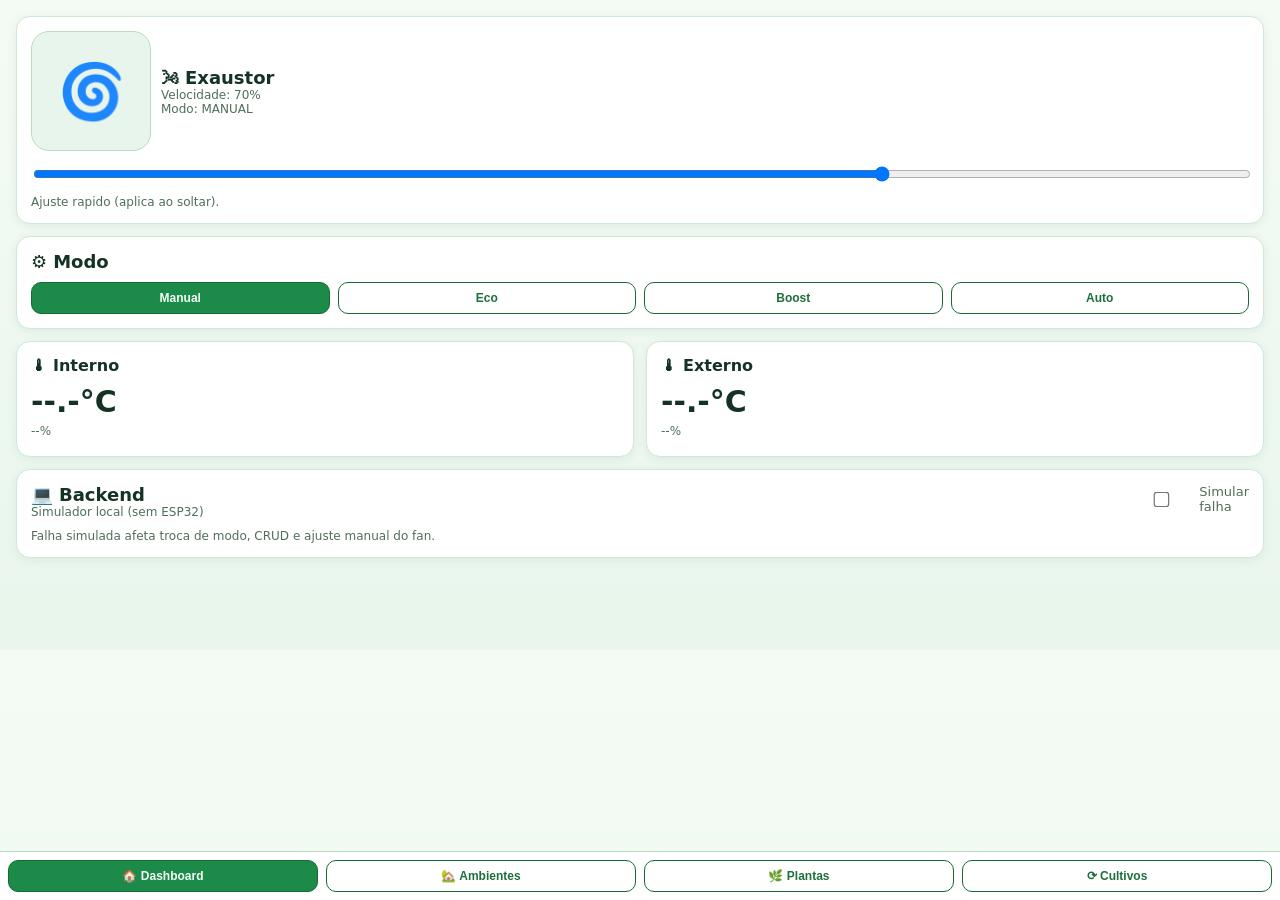
<file: index.html>
<!doctype html>
<html lang="pt-br">
<head>
  <meta charset="utf-8" />
  <meta name="viewport" content="width=device-width,initial-scale=1" />
  <title>Conex Grow (Sim)</title>
  <link rel="stylesheet" href="./style.css" />
</head>
<body>
  <div class="bottom-nav">
    <button class="nav-btn active" data-screen="home">&#127968; Dashboard</button>
    <button class="nav-btn" data-screen="grows">&#127969; Ambientes</button>
    <button class="nav-btn" data-screen="plants">&#127807; Plantas</button>
    <button class="nav-btn" data-screen="cycles">&#10227; Cultivos</button>
  </div>

  <div id="home" class="screen active">
    <div class="card">
      <div class="row">
        <div id="fanIcon" class="icon" title="Exaustor">&#127744;</div>
        <div>
          <div class="label"><span class="glyph">&#127788;</span>Exaustor</div>
          <div id="homeStatus" class="muted">Carregando...</div>
          <div id="homeMode" class="muted">Modo: --</div>
        </div>
      </div>
      <div style="margin-top:12px">
        <input id="homeFanSlider" type="range" min="0" max="100" value="0" />
        <div id="homeFanHint" class="muted" style="margin-top:8px">
          Ajuste rapido (aplica ao soltar).
        </div>
      </div>
    </div>

    <div class="card" style="margin-top:12px">
      <div class="label" style="margin-bottom:10px"><span class="glyph">&#9881;</span>Modo</div>
      <div class="mode-grid">
        <button class="mode-btn" id="btnModeManual" data-mode="manual">Manual</button>
        <button class="mode-btn" id="btnModeEco" data-mode="eco">Eco</button>
        <button class="mode-btn" id="btnModeBoost" data-mode="boost">Boost</button>
        <button class="mode-btn" id="btnModeAuto" data-mode="auto">Auto</button>
      </div>
    </div>

    <div class="sensor-grid">
      <div id="insideCard" class="card sensor-card">
        <div class="sensor-title"><span class="glyph">&#127777;</span>Interno</div>
        <div id="insideTemp" class="sensor-temp">--.-&deg;C</div>
        <div id="insideHum" class="muted">--%</div>
      </div>

      <div id="outsideCard" class="card sensor-card">
        <div class="sensor-title"><span class="glyph">&#127777;</span>Externo</div>
        <div id="outsideTemp" class="sensor-temp">--.-&deg;C</div>
        <div id="outsideHum" class="muted">--%</div>
      </div>
    </div>

    <div class="card" style="margin-top:12px">
      <div class="row" style="justify-content:space-between;align-items:flex-start">
        <div>
          <div class="label"><span class="glyph">&#128187;</span>Backend</div>
          <div class="muted">Simulador local (sem ESP32)</div>
        </div>

        <label class="toggle">
          <input id="toggleFail" type="checkbox">
          <span>Simular falha</span>
        </label>
      </div>
      <div class="muted" style="margin-top:10px">
        Falha simulada afeta troca de modo, CRUD e ajuste manual do fan.
      </div>
    </div>
  </div>

  <div id="grows" class="screen">
    <div class="card">
      <div class="row spread">
        <div class="label"><span class="glyph">&#127969;</span>Ambientes</div>
        <div class="row">
          <button id="btnRefreshGrows" class="btn-icon" title="Atualizar lista">&#10227;</button>
          <button id="btnGrowFormToggle">Novo ambiente</button>
        </div>
      </div>
      <div id="growsList" class="list"></div>
      <div id="growsMsg" class="muted" style="margin-top:8px"></div>
    </div>

    <div id="growFormCard" class="card" style="margin-top:12px;display:none">
      <div class="row spread" style="margin-bottom:10px">
        <div class="label">Novo ambiente</div>
        <button id="btnGrowFormDiscard">Descartar</button>
      </div>
      <div class="form-grid">
        <input id="growName" type="text" placeholder="Nome do ambiente" />
        <div id="growTypeSegment" class="segmented">
          <button type="button" class="seg-btn active" data-grow-type="indoor">Indoor</button>
          <button type="button" class="seg-btn" data-grow-type="outdoor">Outdoor</button>
        </div>
        <input id="growType" type="hidden" value="indoor" />
        <select id="growSubtype"></select>
        <input id="growWidth" type="number" min="1" placeholder="Largura (cm)" />
        <input id="growDepth" type="number" min="1" placeholder="Profundidade (cm)" />
        <input id="growHeight" type="number" min="1" placeholder="Altura (cm)" />
      </div>
      <div class="row" style="margin-top:10px">
        <button id="btnCreateGrow">Criar ambiente</button>
      </div>
    </div>
  </div>

  <div id="growDetail" class="screen">
    <div class="card">
      <div class="row spread">
        <div class="label"><span class="glyph">&#128269;</span>Detalhes do ambiente</div>
        <button id="btnGrowDetailBack">Voltar para Ambientes</button>
      </div>
      <div id="growDetailInfo" class="muted" style="margin-top:8px"></div>
    </div>
    <div class="card" style="margin-top:12px">
      <div class="row spread">
        <div class="label"><span class="glyph">&#127793;</span>Plantas no ambiente</div>
      </div>
      <div id="growPlantsList" class="list"></div>
    </div>
    <div class="card" style="margin-top:12px">
      <div class="row spread">
        <div class="label"><span class="glyph">&#128295;</span>Equipamentos</div>
        <button id="btnGrowToolToggle">Adicionar equipamento</button>
      </div>
      <div id="growToolsList" class="list"></div>
    </div>
    <div id="growToolFormCard" class="card" style="margin-top:12px;display:none">
      <div class="label" style="margin-bottom:10px">Novo equipamento</div>
      <div class="form-grid">
        <select id="growToolKind">
          <option value="">Selecione o equipamento</option>
          <option value="light">Iluminacao</option>
          <option value="exhaust">Exaustao</option>
          <option value="filter">Filtragem</option>
          <option value="internal_ventilation">Ventilacao interna</option>
          <option value="passive_intake">Entrada de ar</option>
        </select>
      </div>
      <div id="toolFormLight" class="tool-form-block" style="margin-top:10px;display:none">
        <div class="form-grid">
          <select id="toolLightType">
            <option value="quantum_board">LED Quantum Board</option>
            <option value="quantum_bar">Quantum Bar</option>
            <option value="cob_led">COB LED</option>
            <option value="hps">HPS</option>
            <option value="mh">MH</option>
            <option value="outro">Outro</option>
          </select>
          <input id="toolLightPowerW" type="number" min="0" placeholder="Potencia (W)" />
          <select id="toolLightHeightMode">
            <option value="variable">Altura variavel</option>
            <option value="fixed">Altura fixa</option>
          </select>
          <input id="toolLightMinTopCm" type="number" min="0" placeholder="Distancia minima LED-topo (cm)" />
          <input id="toolLightMaxDropCm" type="number" min="0" placeholder="Descida maxima da luminaria (cm)" />
          <label class="mini-check"><input id="toolLightFullDrop" type="checkbox" /> Curso completo (sem limite de descida)</label>
        </div>
      </div>
      <div id="toolFormExhaust" class="tool-form-block" style="margin-top:10px;display:none">
        <div class="form-grid">
          <input id="toolExhaustModel" type="text" placeholder="Modelo" />
          <select id="toolExhaustType">
            <option value="inline">Inline/Centrifugo</option>
            <option value="axial">Axial</option>
            <option value="outro">Outro</option>
          </select>
          <input id="toolExhaustFlow" type="number" min="0" placeholder="Vazao max (m3/h)" />
          <input id="toolExhaustPowerW" type="number" min="0" placeholder="Potencia (W)" />
          <input id="toolExhaustDuctDiameterMm" type="number" min="0" placeholder="Diametro do duto (mm)" />
          <input id="toolExhaustMaxDuctLengthCm" type="number" min="0" placeholder="Comprimento maximo de duto (cm)" />
          <label class="mini-check"><input id="toolExhaustFullLength" type="checkbox" /> Duto completo (sem limite)</label>
        </div>
      </div>
      <div id="toolFormFilter" class="tool-form-block" style="margin-top:10px;display:none">
        <div class="form-grid">
          <select id="toolFilterType">
            <option value="carvao_ativado">Carvao ativado</option>
            <option value="hepa">HEPA</option>
            <option value="hibrido">Hibrido</option>
            <option value="outro">Outro</option>
          </select>
          <input id="toolFilterModel" type="text" placeholder="Modelo" />
          <input id="toolFilterDiameterMm" type="number" min="0" placeholder="Diametro (mm)" />
          <input id="toolFilterLengthCm" type="number" min="0" placeholder="Comprimento (cm)" />
          <input id="toolFilterFlowM3h" type="number" min="0" placeholder="Vazao recomendada (m3/h)" />
        </div>
      </div>
      <div id="toolFormInternalVent" class="tool-form-block" style="margin-top:10px;display:none">
        <div class="form-grid">
          <input id="toolInternalVentCount" type="number" min="0" placeholder="Qtd ventiladores" />
          <input id="toolInternalVentSizeCm" type="number" min="0" placeholder="Diametro da helice (cm)" />
          <input id="toolInternalVentPowerW" type="number" min="0" placeholder="Potencia por ventilador (W)" />
          <input id="toolInternalVentMaxHeightCm" type="number" min="0" placeholder="Altura maxima de instalacao (cm)" />
          <label class="mini-check"><input id="toolInternalVentFullHeight" type="checkbox" /> Altura completa (sem limite)</label>
        </div>
      </div>
      <div id="toolFormPassiveIntake" class="tool-form-block" style="margin-top:10px;display:none">
        <div class="form-grid">
          <select id="toolPassiveMode">
            <option value="passiva">Passiva</option>
            <option value="ativa">Ativa</option>
          </select>
          <input id="toolPassiveWidthCm" type="number" min="0" placeholder="Largura da entrada (cm)" />
          <input id="toolPassiveHeightCm" type="number" min="0" placeholder="Altura da entrada (cm)" />
          <input id="toolPassiveAreaCm2" type="number" min="0" placeholder="Area de abertura (cm2)" />
          <label class="mini-check"><input id="toolPassiveFullHeight" type="checkbox" /> Altura completa (sem limite)</label>
          <input id="toolPassiveNotes" type="text" placeholder="Observacoes" />
        </div>
      </div>
      <div class="row" style="margin-top:10px">
        <button id="btnGrowToolAdd">Adicionar</button>
      </div>
      <div id="growToolMsg" class="muted" style="margin-top:8px"></div>
    </div>
  </div>

  <div id="plants" class="screen">
    <div class="card">
      <div class="row spread">
        <div class="label"><span class="glyph">&#129716;</span>Especies</div>
        <div class="row">
          <button id="btnSpeciesPanelToggle">Mostrar</button>
          <button id="btnSpeciesToggle" style="display:none">Nova especie</button>
        </div>
      </div>
      <div id="speciesPanelBody" style="display:none">
        <div id="speciesList" class="list"></div>
        <div id="speciesFormCard" class="card" style="margin-top:10px;display:none">
          <div class="label" style="margin-bottom:10px">Cadastrar especie</div>
          <div class="form-grid">
            <input id="speciesNameInput" type="text" placeholder="Nome da especie" />
            <input id="speciesVegDays" type="number" min="0" placeholder="Vegetacao media (dias)" />
            <input id="speciesFloraDays" type="number" min="0" placeholder="Flora media (dias)" />
            <input id="speciesIndoorHeight" type="number" min="0" placeholder="Altura indoor (cm)" />
            <input id="speciesOutdoorHeight" type="number" min="0" placeholder="Altura outdoor (cm)" />
            <input id="speciesIndoorYield" type="number" min="0" placeholder="Rendimento indoor (g/m2)" />
            <input id="speciesOutdoorYield" type="number" min="0" placeholder="Rendimento outdoor (g/m2)" />
            <input id="speciesSativaPct" type="number" min="0" max="100" placeholder="Sativa (%)" />
            <input id="speciesIndicaPct" type="number" min="0" max="100" placeholder="Indica (%)" />
            <input id="speciesThcPct" type="number" min="0" max="100" placeholder="THC (%)" />
            <input id="speciesCbdPct" type="number" min="0" max="100" placeholder="CBD (%)" />
          </div>
          <div class="row" style="margin-top:10px">
            <button id="btnCreateSpecies">Salvar especie</button>
          </div>
          <div id="speciesMsg" class="muted" style="margin-top:8px"></div>
        </div>
      </div>
    </div>

    <div class="card" style="margin-top:12px">
      <div class="row spread">
        <div class="label"><span class="glyph">&#127807;</span>Plantas</div>
        <div class="row">
          <button id="btnRefreshPlants" class="btn-icon" title="Atualizar lista">&#10227;</button>
          <button id="btnPlantFormToggle">Nova planta</button>
        </div>
      </div>
      <div id="plantsList" class="list"></div>
      <div id="plantsMsg" class="muted" style="margin-top:8px"></div>
    </div>

    <div class="card" style="margin-top:12px">
      <div class="row spread">
        <div class="label"><span class="glyph">&#127793;</span>Sementes</div>
        <div class="row">
          <button id="btnRefreshSeeds" class="btn-icon" title="Atualizar lista">&#10227;</button>
          <button id="btnSeedFormToggle">Nova semente</button>
        </div>
      </div>
      <div id="seedsList" class="list"></div>
      <div id="seedsMsg" class="muted" style="margin-top:8px"></div>
    </div>

    <div id="seedFormHomeSlot">
    <div id="seedFormCard" class="card" style="margin-top:12px;display:none">
      <div class="row spread" style="margin-bottom:10px">
        <div class="label">Nova semente</div>
        <button id="btnSeedFormDiscard">Descartar</button>
      </div>
      <div class="form-grid">
        <div class="field">
          <label class="field-label" for="seedSpeciesId">Especie</label>
          <select id="seedSpeciesId"></select>
        </div>
        <div class="field">
          <label class="field-label" for="seedQuantity">Quantidade</label>
          <input id="seedQuantity" type="number" min="1" step="1" placeholder="Ex.: 5" />
        </div>
      </div>
      <div class="row" style="margin-top:10px">
        <button id="btnCreateSeed" disabled>Cadastrar sementes</button>
      </div>
    </div>
    </div>

    <div id="plantFormHomeSlot">
    <div id="plantFormCard" class="card" style="margin-top:12px;display:none">
      <div class="row spread" style="margin-bottom:10px">
        <div id="plantFormTitle" class="label">Nova Planta</div>
        <button id="btnPlantFormDiscard">Descartar</button>
      </div>
      <div class="form-grid">
        <div class="field">
          <label class="field-label" for="plantName">Nome da planta</label>
          <input id="plantName" type="text" placeholder="Ex.: Planta 01" />
        </div>
        <div class="field">
          <label class="field-label" for="plantSpeciesId">Especie</label>
          <select id="plantSpeciesId"></select>
        </div>
        <div class="field">
          <label class="field-label" for="plantGrow">Ambiente</label>
          <select id="plantGrow"></select>
        </div>
        <div class="field">
          <label class="field-label" for="plantSource">Origem</label>
          <select id="plantSource">
            <option value="semente">Semente</option>
            <option value="clone">Clone</option>
            <option value="indefinido">Indefinido</option>
          </select>
        </div>
        <div class="field">
          <label class="field-label" for="plantPurpose">Finalidade</label>
          <select id="plantPurpose">
            <option value="colheita">Colheita</option>
            <option value="reproducao">Reproducao</option>
            <option value="mae">Planta mae</option>
            <option value="outros">Outros</option>
            <option value="indefinido">Indefinido</option>
          </select>
        </div>
        <div class="field">
          <label class="field-label" for="plantSex">Sexo</label>
          <select id="plantSex">
            <option value="indefinido">Indefinido</option>
            <option value="femea">Femea</option>
            <option value="macho">Macho</option>
            <option value="hermafrodita">Hermafrodita</option>
          </select>
        </div>
        <div class="field">
          <label class="field-label" for="plantLifeState">Estado de germinacao</label>
          <select id="plantLifeState">
            <option value="nao_germinada">Nao germinada</option>
            <option value="germinada">Germinada</option>
          </select>
        </div>
        <div class="field">
          <label class="field-label" for="plantGermStart">Data de referencia</label>
          <input id="plantGermStart" type="datetime-local" />
        </div>
        <div class="field">
          <label class="field-label" for="plantDateUnknown">Data indefinida</label>
          <label class="mini-check"><input id="plantDateUnknown" type="checkbox" /> Marcar data como indefinida</label>
        </div>
        <div class="field">
          <label class="field-label" for="plantContainer">Recipiente/vaso</label>
          <select id="plantContainer" disabled>
            <option value="">Selecione</option>
            <option value="agua">Recipiente com agua</option>
            <option value="papel_toalha">Papel toalha</option>
            <option value="jiffy">Celula (estilo jiffy)</option>
            <option value="vaso_200ml">Vaso 200 ml</option>
            <option value="vaso_500ml">Vaso 500 ml</option>
            <option value="vaso_1l">Vaso 1 L</option>
            <option value="vaso_3l">Vaso 3 L</option>
            <option value="vaso_5l">Vaso 5 L</option>
            <option value="vaso_7l">Vaso 7 L</option>
            <option value="vaso_11l">Vaso 11 L</option>
            <option value="vaso_15l">Vaso 15 L</option>
            <option value="hidroponico">Hidroponico</option>
          </select>
        </div>
        <div class="field">
          <label class="field-label" for="plantSoilType">Tipo de solo</label>
          <select id="plantSoilType" disabled>
            <option value="">Selecione</option>
            <option value="organico">Organico</option>
            <option value="mineral">Mineral</option>
          </select>
        </div>
        <div class="field">
          <label class="field-label" for="plantPhotoperiod">Tipo genetico</label>
          <select id="plantPhotoperiod">
            <option value="fotoperiodo">Fotoperiodo</option>
            <option value="autoflower">Autoflorecente</option>
            <option value="indefinido">Indefinido</option>
          </select>
        </div>
        <div class="field field-span-2">
          <label class="field-label" for="plantTrainingDetails">Treinamentos</label>
          <details id="plantTrainingDetails" class="training-details">
            <summary id="plantTrainingSummary">Treinamentos: indefinido</summary>
            <div class="training-grid">
              <label class="mini-check"><input type="checkbox" data-training="indefinido" checked /> Indefinido</label>
              <label class="mini-check"><input type="checkbox" data-training="lst" /> LST</label>
              <label class="mini-check"><input type="checkbox" data-training="topping" /> Topping</label>
              <label class="mini-check"><input type="checkbox" data-training="fim" /> FIM</label>
              <label class="mini-check"><input type="checkbox" data-training="scrog" /> SCROG</label>
              <label class="mini-check"><input type="checkbox" data-training="sog" /> SOG</label>
              <label class="mini-check"><input type="checkbox" data-training="supercrop" /> Supercrop</label>
              <label class="mini-check"><input type="checkbox" data-training="mainline" /> Mainline</label>
            </div>
          </details>
        </div>
        <div class="field field-span-2">
          <label class="field-label" for="plantNotes">Observacoes</label>
          <input id="plantNotes" type="text" placeholder="Opcional" />
        </div>
      </div>
      <div class="row" style="margin-top:10px">
        <button id="btnCreatePlant" disabled>Criar Planta</button>
      </div>
    </div>
    </div>
  </div>

  <div id="cycles" class="screen">
    <div class="card">
      <div class="row spread">
        <div class="label"><span class="glyph">&#10227;</span>Cultivos</div>
        <button id="btnRefreshCycles">Atualizar</button>
      </div>
      <div id="cyclesList" class="list"></div>
    </div>

    <div class="card" style="margin-top:12px">
      <div class="label" style="margin-bottom:10px"><span class="glyph">&#10133;</span>Novo Cultivo</div>
      <div class="muted">Inicie o assistente guiado para criar seu cultivo por etapas.</div>
      <div class="row" style="margin-top:10px">
        <button id="btnNewCycle">Criar novo cultivo</button>
      </div>
      <div id="cyclesMsg" class="muted" style="margin-top:8px"></div>
    </div>
  </div>

  <div id="cycleStep1" class="screen">
    <div class="card">
      <div class="row spread">
        <div class="label"><span class="glyph">&#128257;</span>Novo Cultivo</div>
        <button id="btnCycleBack">Voltar para Cultivos</button>
      </div>
    </div>
    <div class="card" style="margin-top:12px">
      <div class="label" style="margin-bottom:10px"><span class="glyph">&#129302;</span>Assistente de Cultivo - Passo 1/4</div>
      <div class="step-block">
        <div class="step-head"><span class="step-icon">&#9881;</span>Tipo de cultivo</div>
        <div class="muted" style="margin-bottom:10px">Defina o objetivo principal deste cultivo.</div>
        <div id="cyclePurposeOptions" class="phase-list">
          <label class="mini-check phase-item"><input type="radio" name="cyclePurpose" value="colheita" /> Colheita</label>
          <label class="mini-check phase-item"><input type="radio" name="cyclePurpose" value="reproducao" /> Reproducao</label>
          <label class="mini-check phase-item"><input type="radio" name="cyclePurpose" value="mae" /> Planta mae</label>
        </div>
      </div>
      <div id="cycleHarvestConfigBlock" style="margin-top:10px">
      <div class="step-block">
        <div class="step-head"><span class="step-icon">&#8635;</span>Fases do cultivo</div>
        <div class="muted" style="margin-bottom:10px">Escolha quais fases quer acompanhar neste cultivo.</div>
        <div class="cycle-complete-box">
          <label class="mini-check"><input id="cycleCompleteToggle" type="checkbox" /> Cultivo completo (4 fases)</label>
          <div class="muted">Seleciona automaticamente Germinacao, Plantula, Vegetativo e Floracao.</div>
        </div>
        <div id="cyclePhaseOptions" class="phase-list" style="margin-bottom:10px">
          <label class="mini-check phase-item"><input type="checkbox" data-cycle-phase="germinacao" /> &#8226; Germinacao</label>
          <label class="mini-check phase-item"><input type="checkbox" data-cycle-phase="plantula" /> &#8226; Plantula</label>
          <label class="mini-check phase-item"><input type="checkbox" data-cycle-phase="vegetativo" /> &#8226; Vegetativo</label>
          <label class="mini-check phase-item"><input type="checkbox" data-cycle-phase="floracao" /> &#8226; Floracao</label>
        </div>
        <div id="cyclePhaseState" class="muted"></div>
      </div>
      <div class="step-block" style="margin-top:10px">
        <div class="step-head"><span class="step-icon">&#9638;</span>Ambientes</div>
        <div class="muted" style="margin-bottom:10px">Selecione um ou mais ambientes existentes.</div>
        <div class="row" style="margin-top:10px">
          <button id="btnCycleCreateGrowStart">Criar novo ambiente</button>
          <button id="btnCycleRefreshGrows">Atualizar ambientes</button>
        </div>
        <div id="cycleGrowList" class="list"></div>
        <div id="cycleWizardState" class="muted" style="margin-top:8px"></div>
        <div id="cycleWizardMsg" class="muted" style="margin-top:8px"></div>
      </div>
      </div>
      <div class="row" style="margin-top:12px">
        <button id="btnCycleNextToPlants" disabled>Avancar para Pos-colheita</button>
      </div>
    </div>
  </div>

  <div id="cycleStep2" class="screen">
    <div class="card">
      <div class="row spread">
        <div class="label"><span class="glyph">&#128257;</span>Novo Cultivo</div>
        <button id="btnCycleStep2Back">Voltar para Fases/Ambientes</button>
      </div>
    </div>
    <div class="card" style="margin-top:12px">
      <div class="label" style="margin-bottom:10px"><span class="glyph">&#129302;</span>Assistente de Cultivo - Passo 2/4</div>
      <div class="muted" style="margin-bottom:10px">Configuracao de pos-colheita (secagem e cura).</div>
      <div id="cycleStep2Summary" class="muted" style="margin-bottom:10px"></div>
      <div id="cycleNonHarvestPlaceholder" class="muted" style="margin-bottom:10px;display:none">Para este tipo de cultivo, as configuracoes das proximas etapas ainda serao implementadas.</div>
      <div id="cyclePostHarvestGuard" class="muted" style="margin-bottom:10px;display:none"></div>
      <div id="cyclePlantList" class="list">
        <div id="cycleDryingBlock" class="list-item">
          <div class="list-title">Secagem</div>
          <div class="row">
            <label class="mini-check"><input type="radio" name="cycleDryingEnabled" value="ativado" /> Ativado</label>
            <label class="mini-check"><input type="radio" name="cycleDryingEnabled" value="desativado" checked /> Desativado</label>
          </div>
          <div id="cycleDryingOptionsWrap" style="display:none">
            <label class="mini-check"><input type="radio" name="cycleDryingOption" value="mesmo_grow" /> Usar o mesmo ambiente selecionado</label>
            <label class="mini-check"><input type="radio" name="cycleDryingOption" value="outro_ambiente" /> Usar outro ambiente cadastrado</label>
            <div id="cycleDryingOtherWrap" style="display:none;padding:6px 4px">
              <select id="cycleDryingOtherGrow"></select>
            </div>
            <label class="mini-check"><input type="radio" name="cycleDryingOption" value="generico" /> Ambiente generico (fora de controle do app)</label>
          </div>
        </div>
        <div id="cycleCureBlock" class="list-item" style="display:none">
          <div class="list-title">Cura</div>
          <div class="row">
            <label class="mini-check"><input type="radio" name="cycleCureEnabled" value="ativado" /> Ativado</label>
            <label class="mini-check"><input type="radio" name="cycleCureEnabled" value="desativado" checked /> Desativado</label>
          </div>
          <div id="cycleCureOptionsWrap" style="display:none">
            <label class="mini-check"><input type="radio" name="cycleCureOption" value="recipiente_sistema" /> Recipiente de cura (ligado ao sistema)</label>
            <label class="mini-check"><input type="radio" name="cycleCureOption" value="generico" /> Ambiente generico</label>
          </div>
        </div>
      </div>
      <div id="cyclePlantState" class="muted" style="margin-top:8px"></div>
      <div id="cyclePlantMsg" class="muted" style="margin-top:8px"></div>
      <div class="row" style="margin-top:12px">
        <button id="btnCycleStep2Next">Avancar para Selecao</button>
      </div>
    </div>
  </div>

  <div id="cycleStep3" class="screen">
    <div class="card">
      <div class="row spread">
        <div class="label"><span class="glyph">&#128257;</span>Novo Cultivo</div>
        <button id="btnCycleStep3Back">Voltar para Pos-colheita</button>
      </div>
    </div>
    <div class="card" style="margin-top:12px">
      <div class="label" style="margin-bottom:10px"><span class="glyph">&#129302;</span>Assistente de Cultivo - Passo 3/4</div>
      <div class="muted" style="margin-bottom:10px">Selecione as plantas ou sementes que farao parte deste cultivo.</div>
      <div class="row" style="margin-bottom:10px">
        <button id="btnCycleStep3NewPlant">Nova planta</button>
        <button id="btnCycleStep3NewSeed">Nova semente</button>
      </div>
      <div id="cycleInlinePlantHost"></div>
      <div id="cycleInlineSeedHost"></div>
      <div id="cycleSelectionList" class="list"></div>
      <div id="cycleSelectionState" class="muted" style="margin-top:8px"></div>
      <div id="cycleSelectionMsg" class="muted" style="margin-top:8px"></div>
      <div class="row" style="margin-top:12px">
        <button id="btnCycleStep3Next" disabled>Gerar cultivo</button>
      </div>
    </div>
  </div>

  <div id="cultivationDetail" class="screen">
    <div class="card">
      <div class="row spread">
        <div class="label"><span class="glyph">&#127793;</span>Cultivo</div>
        <button id="btnCultivationBack">Voltar para Cultivos</button>
      </div>
      <div id="cultivationDetailTitle" class="muted" style="margin-top:8px"></div>
    </div>
    <div class="card" style="margin-top:12px">
      <div class="label" style="margin-bottom:10px"><span class="glyph">&#129302;</span>Revisao do Cultivo - Passo 4/4</div>
      <div id="cultivationPhasesList" class="list"></div>
      <div class="row" style="margin-top:10px">
        <select id="cultivationAddPhaseSelect"></select>
        <button id="btnCultivationAddPhase">Adicionar fase</button>
      </div>
      <div class="row" style="margin-top:10px">
        <button id="btnCultivationConfirm">Confirmar cultivo</button>
      </div>
      <div id="cultivationReviewMsg" class="muted" style="margin-top:8px"></div>
    </div>
    <div class="card" style="margin-top:12px">
      <div class="label" style="margin-bottom:10px"><span class="glyph">&#128197;</span>Calendario</div>
      <div class="muted">Visualizacoes disponiveis: Diario, Semanal e Mensal.</div>
    </div>
    <div class="card" style="margin-top:12px">
      <div class="label" style="margin-bottom:10px"><span class="glyph">&#128200;</span>Estimativa de Colheita</div>
      <div id="cultivationEstimateInfo" class="muted">Estimativa inicial usando dados do cultivo e luz padrao do ambiente.</div>
    </div>
  </div>

  <div id="fan" class="screen">
    <div class="row" style="justify-content:space-between;margin-bottom:12px">
      <button id="btnBack">&larr; Voltar</button>
      <div class="muted" id="connStatus">--</div>
    </div>

    <div class="card">
      <div class="label"><span class="glyph">&#127788;</span>Exaustor</div>
      <div id="fanValue" class="big">--%</div>
      <input id="fanSlider" type="range" min="0" max="100" value="0" />
      <div id="fanHint" class="muted" style="margin-top:10px">
        Ajuste a velocidade (aplica ao soltar).
      </div>
    </div>

    <div id="msg" class="muted" style="margin-top:10px"></div>
  </div>

  <script src="./app.js"></script>
</body>
</html>
</file>
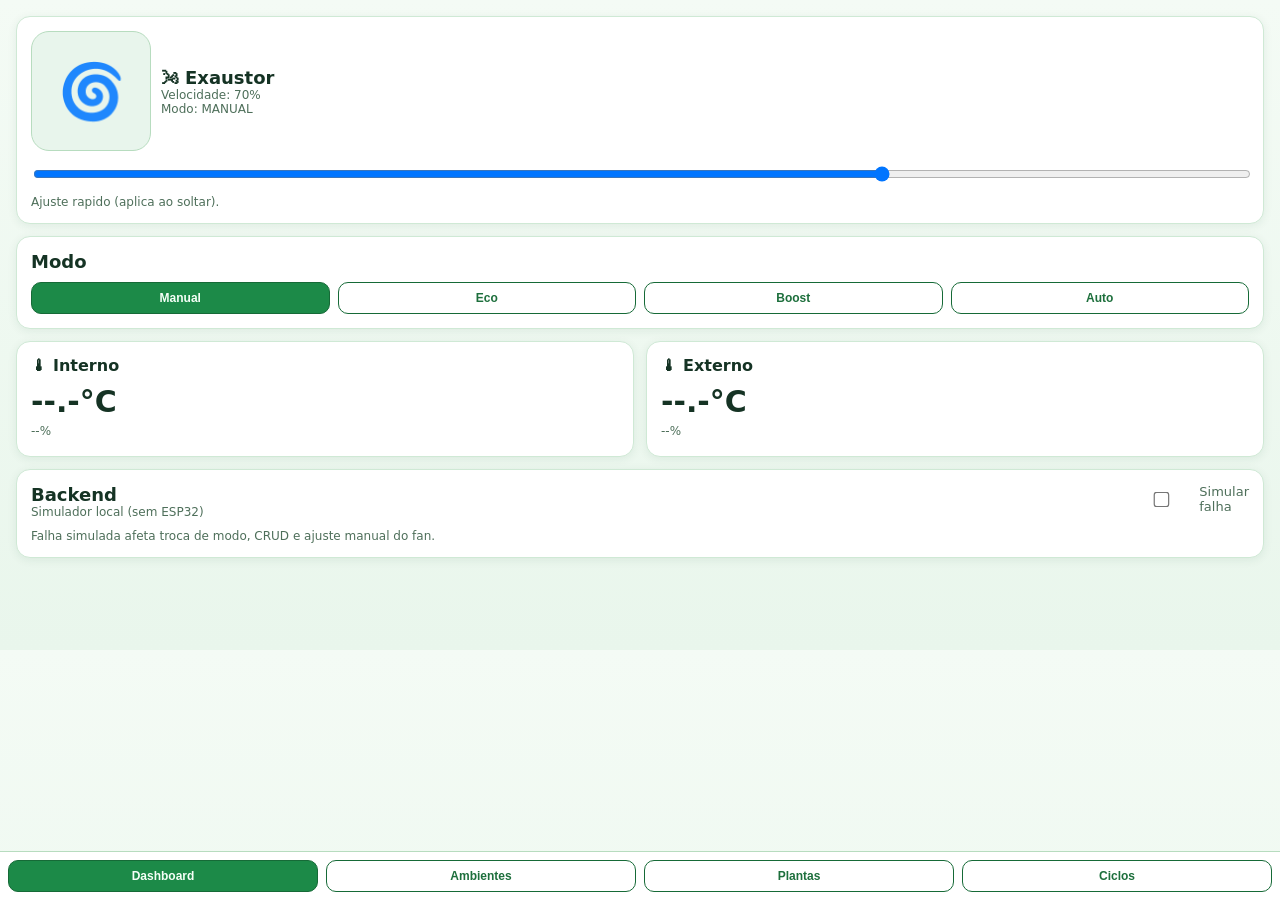
<file: Conex/index.html>
<!doctype html>
<html lang="pt-br">
<head>
  <meta charset="utf-8" />
  <meta name="viewport" content="width=device-width,initial-scale=1" />
  <title>Conex Grow (Sim)</title>
  <link rel="stylesheet" href="./style.css" />
</head>
<body>
  <div class="bottom-nav">
    <button class="nav-btn active" data-screen="home">Dashboard</button>
    <button class="nav-btn" data-screen="grows">Ambientes</button>
    <button class="nav-btn" data-screen="plants">Plantas</button>
    <button class="nav-btn" data-screen="cycles">Ciclos</button>
  </div>

  <div id="home" class="screen active">
    <div class="card">
      <div class="row">
        <div id="fanIcon" class="icon" title="Exaustor">&#127744;</div>
        <div>
          <div class="label"><span class="glyph">&#127788;</span>Exaustor</div>
          <div id="homeStatus" class="muted">Carregando...</div>
          <div id="homeMode" class="muted">Modo: --</div>
        </div>
      </div>
      <div style="margin-top:12px">
        <input id="homeFanSlider" type="range" min="0" max="100" value="0" />
        <div id="homeFanHint" class="muted" style="margin-top:8px">
          Ajuste rapido (aplica ao soltar).
        </div>
      </div>
    </div>

    <div class="card" style="margin-top:12px">
      <div class="label" style="margin-bottom:10px">Modo</div>
      <div class="mode-grid">
        <button class="mode-btn" id="btnModeManual" data-mode="manual">Manual</button>
        <button class="mode-btn" id="btnModeEco" data-mode="eco">Eco</button>
        <button class="mode-btn" id="btnModeBoost" data-mode="boost">Boost</button>
        <button class="mode-btn" id="btnModeAuto" data-mode="auto">Auto</button>
      </div>
    </div>

    <div class="sensor-grid">
      <div id="insideCard" class="card sensor-card">
        <div class="sensor-title"><span class="glyph">&#127777;</span>Interno</div>
        <div id="insideTemp" class="sensor-temp">--.-&deg;C</div>
        <div id="insideHum" class="muted">--%</div>
      </div>

      <div id="outsideCard" class="card sensor-card">
        <div class="sensor-title"><span class="glyph">&#127777;</span>Externo</div>
        <div id="outsideTemp" class="sensor-temp">--.-&deg;C</div>
        <div id="outsideHum" class="muted">--%</div>
      </div>
    </div>

    <div class="card" style="margin-top:12px">
      <div class="row" style="justify-content:space-between;align-items:flex-start">
        <div>
          <div class="label">Backend</div>
          <div class="muted">Simulador local (sem ESP32)</div>
        </div>

        <label class="toggle">
          <input id="toggleFail" type="checkbox">
          <span>Simular falha</span>
        </label>
      </div>
      <div class="muted" style="margin-top:10px">
        Falha simulada afeta troca de modo, CRUD e ajuste manual do fan.
      </div>
    </div>
  </div>

  <div id="grows" class="screen">
    <div class="card">
      <div class="row spread">
        <div class="label">Ambientes</div>
        <button id="btnRefreshGrows">Atualizar</button>
      </div>
      <div id="growsList" class="list"></div>
    </div>

    <div class="card" style="margin-top:12px">
      <div class="label" style="margin-bottom:10px">Novo ambiente</div>
      <div class="form-grid">
        <input id="growName" type="text" placeholder="Nome do ambiente" />
        <div id="growTypeSegment" class="segmented">
          <button type="button" class="seg-btn active" data-grow-type="indoor">Indoor</button>
          <button type="button" class="seg-btn" data-grow-type="outdoor">Outdoor</button>
        </div>
        <input id="growType" type="hidden" value="indoor" />
        <select id="growSubtype"></select>
        <input id="growWidth" type="number" min="1" placeholder="Largura (cm)" />
        <input id="growDepth" type="number" min="1" placeholder="Profundidade (cm)" />
        <input id="growHeight" type="number" min="1" placeholder="Altura (cm)" />
      </div>
      <div class="row" style="margin-top:10px">
        <button id="btnCreateGrow">Criar ambiente</button>
      </div>
      <div id="growsMsg" class="muted" style="margin-top:8px"></div>
    </div>
  </div>

  <div id="growDetail" class="screen">
    <div class="card">
      <div class="row spread">
        <div class="label">Detalhes do ambiente</div>
        <button id="btnGrowDetailBack">Voltar para Ambientes</button>
      </div>
      <div id="growDetailInfo" class="muted" style="margin-top:8px"></div>
    </div>
    <div class="card" style="margin-top:12px">
      <div class="row spread">
        <div class="label">Plantas no ambiente</div>
      </div>
      <div id="growPlantsList" class="list"></div>
    </div>
    <div class="card" style="margin-top:12px">
      <div class="row spread">
        <div class="label">Equipamentos</div>
        <button id="btnGrowToolToggle">Adicionar equipamento</button>
      </div>
      <div id="growToolsList" class="list"></div>
    </div>
    <div id="growToolFormCard" class="card" style="margin-top:12px;display:none">
      <div class="label" style="margin-bottom:10px">Novo equipamento</div>
      <div class="form-grid">
        <select id="growToolKind">
          <option value="">Selecione o equipamento</option>
          <option value="light">Iluminacao</option>
          <option value="exhaust">Exaustao</option>
          <option value="filter">Filtragem</option>
          <option value="internal_ventilation">Ventilacao interna</option>
          <option value="passive_intake">Entrada de ar</option>
        </select>
      </div>
      <div id="toolFormLight" class="tool-form-block" style="margin-top:10px;display:none">
        <div class="form-grid">
          <select id="toolLightType">
            <option value="quantum_board">LED Quantum Board</option>
            <option value="quantum_bar">Quantum Bar</option>
            <option value="cob_led">COB LED</option>
            <option value="hps">HPS</option>
            <option value="mh">MH</option>
            <option value="outro">Outro</option>
          </select>
          <input id="toolLightPowerW" type="number" min="0" placeholder="Potencia (W)" />
          <select id="toolLightHeightMode">
            <option value="variable">Altura variavel</option>
            <option value="fixed">Altura fixa</option>
          </select>
          <input id="toolLightMinTopCm" type="number" min="0" placeholder="Distancia minima LED-topo (cm)" />
          <input id="toolLightMaxDropCm" type="number" min="0" placeholder="Descida maxima da luminaria (cm)" />
          <label class="mini-check"><input id="toolLightFullDrop" type="checkbox" /> Curso completo (sem limite de descida)</label>
        </div>
      </div>
      <div id="toolFormExhaust" class="tool-form-block" style="margin-top:10px;display:none">
        <div class="form-grid">
          <input id="toolExhaustModel" type="text" placeholder="Modelo" />
          <select id="toolExhaustType">
            <option value="inline">Inline/Centrifugo</option>
            <option value="axial">Axial</option>
            <option value="outro">Outro</option>
          </select>
          <input id="toolExhaustFlow" type="number" min="0" placeholder="Vazao max (m3/h)" />
          <input id="toolExhaustPowerW" type="number" min="0" placeholder="Potencia (W)" />
          <input id="toolExhaustDuctDiameterMm" type="number" min="0" placeholder="Diametro do duto (mm)" />
          <input id="toolExhaustMaxDuctLengthCm" type="number" min="0" placeholder="Comprimento maximo de duto (cm)" />
          <label class="mini-check"><input id="toolExhaustFullLength" type="checkbox" /> Duto completo (sem limite)</label>
        </div>
      </div>
      <div id="toolFormFilter" class="tool-form-block" style="margin-top:10px;display:none">
        <div class="form-grid">
          <select id="toolFilterType">
            <option value="carvao_ativado">Carvao ativado</option>
            <option value="hepa">HEPA</option>
            <option value="hibrido">Hibrido</option>
            <option value="outro">Outro</option>
          </select>
          <input id="toolFilterModel" type="text" placeholder="Modelo" />
          <input id="toolFilterDiameterMm" type="number" min="0" placeholder="Diametro (mm)" />
          <input id="toolFilterLengthCm" type="number" min="0" placeholder="Comprimento (cm)" />
          <input id="toolFilterFlowM3h" type="number" min="0" placeholder="Vazao recomendada (m3/h)" />
        </div>
      </div>
      <div id="toolFormInternalVent" class="tool-form-block" style="margin-top:10px;display:none">
        <div class="form-grid">
          <input id="toolInternalVentCount" type="number" min="0" placeholder="Qtd ventiladores" />
          <input id="toolInternalVentSizeCm" type="number" min="0" placeholder="Diametro da helice (cm)" />
          <input id="toolInternalVentPowerW" type="number" min="0" placeholder="Potencia por ventilador (W)" />
          <input id="toolInternalVentMaxHeightCm" type="number" min="0" placeholder="Altura maxima de instalacao (cm)" />
          <label class="mini-check"><input id="toolInternalVentFullHeight" type="checkbox" /> Altura completa (sem limite)</label>
        </div>
      </div>
      <div id="toolFormPassiveIntake" class="tool-form-block" style="margin-top:10px;display:none">
        <div class="form-grid">
          <select id="toolPassiveMode">
            <option value="passiva">Passiva</option>
            <option value="ativa">Ativa</option>
          </select>
          <input id="toolPassiveWidthCm" type="number" min="0" placeholder="Largura da entrada (cm)" />
          <input id="toolPassiveHeightCm" type="number" min="0" placeholder="Altura da entrada (cm)" />
          <input id="toolPassiveAreaCm2" type="number" min="0" placeholder="Area de abertura (cm2)" />
          <label class="mini-check"><input id="toolPassiveFullHeight" type="checkbox" /> Altura completa (sem limite)</label>
          <input id="toolPassiveNotes" type="text" placeholder="Observacoes" />
        </div>
      </div>
      <div class="row" style="margin-top:10px">
        <button id="btnGrowToolAdd">Adicionar</button>
      </div>
      <div id="growToolMsg" class="muted" style="margin-top:8px"></div>
    </div>
  </div>

  <div id="plants" class="screen">
    <div class="card">
      <div class="row spread">
        <div class="label">Especies</div>
        <div class="row">
          <button id="btnSpeciesPanelToggle">Mostrar</button>
          <button id="btnSpeciesToggle" style="display:none">Nova especie</button>
        </div>
      </div>
      <div id="speciesPanelBody" style="display:none">
        <div id="speciesList" class="list"></div>
        <div id="speciesFormCard" class="card" style="margin-top:10px;display:none">
          <div class="label" style="margin-bottom:10px">Cadastrar especie</div>
          <div class="form-grid">
            <input id="speciesNameInput" type="text" placeholder="Nome da especie" />
            <input id="speciesVegDays" type="number" min="0" placeholder="Vegetacao media (dias)" />
            <input id="speciesFloraDays" type="number" min="0" placeholder="Flora media (dias)" />
            <input id="speciesIndoorHeight" type="number" min="0" placeholder="Altura indoor (cm)" />
            <input id="speciesOutdoorHeight" type="number" min="0" placeholder="Altura outdoor (cm)" />
            <input id="speciesIndoorYield" type="number" min="0" placeholder="Rendimento indoor (g/m2)" />
            <input id="speciesOutdoorYield" type="number" min="0" placeholder="Rendimento outdoor (g/m2)" />
            <input id="speciesSativaPct" type="number" min="0" max="100" placeholder="Sativa (%)" />
            <input id="speciesIndicaPct" type="number" min="0" max="100" placeholder="Indica (%)" />
            <input id="speciesThcPct" type="number" min="0" max="100" placeholder="THC (%)" />
            <input id="speciesCbdPct" type="number" min="0" max="100" placeholder="CBD (%)" />
          </div>
          <div class="row" style="margin-top:10px">
            <button id="btnCreateSpecies">Salvar especie</button>
          </div>
          <div id="speciesMsg" class="muted" style="margin-top:8px"></div>
        </div>
      </div>
    </div>

    <div class="card" style="margin-top:12px">
      <div class="row spread">
        <div class="label">Plantas</div>
        <button id="btnRefreshPlants">Atualizar</button>
      </div>
      <div id="plantsList" class="list"></div>
    </div>

    <div class="card" style="margin-top:12px">
      <div class="label" style="margin-bottom:10px">Nova Planta</div>
      <div class="form-grid">
        <input id="plantName" type="text" placeholder="Nome da planta" />
        <select id="plantSpeciesId"></select>
        <select id="plantGrow"></select>
        <select id="plantSource">
          <option value="semente">Origem: semente</option>
          <option value="clone">Origem: clone</option>
          <option value="planta_estabelecida">Origem: planta estabelecida</option>
        </select>
        <select id="plantPurpose">
          <option value="colheita">Finalidade: colheita</option>
          <option value="reproducao">Finalidade: reproducao</option>
          <option value="mae">Finalidade: planta mae</option>
        </select>
        <select id="plantSex">
          <option value="indefinido">Sexo: indefinido</option>
          <option value="femea">Sexo: femea</option>
          <option value="macho">Sexo: macho</option>
          <option value="hermafrodita">Sexo: hermafrodita</option>
        </select>
        <select id="plantLifeState">
          <option value="nao_germinada">Tempo de vida: nao germinada</option>
          <option value="germinacao_iniciada">Tempo de vida: germinacao iniciada</option>
        </select>
        <select id="plantContainer" disabled>
          <option value="">Recipiente/vaso</option>
          <option value="agua">Recipiente com agua</option>
          <option value="papel_toalha">Papel toalha</option>
          <option value="jiffy">Celula (estilo jiffy)</option>
          <option value="vaso_200ml">Vaso 200 ml</option>
          <option value="vaso_500ml">Vaso 500 ml</option>
          <option value="vaso_1l">Vaso 1 L</option>
          <option value="vaso_3l">Vaso 3 L</option>
          <option value="vaso_5l">Vaso 5 L</option>
          <option value="vaso_7l">Vaso 7 L</option>
          <option value="vaso_11l">Vaso 11 L</option>
          <option value="vaso_15l">Vaso 15 L</option>
          <option value="hidroponico">Hidroponico</option>
        </select>
        <select id="plantSoilType" disabled>
          <option value="">Tipo de solo</option>
          <option value="organico">Organico</option>
          <option value="mineral">Mineral</option>
        </select>
        <input id="plantGermStart" type="datetime-local" />
        <select id="plantPhotoperiod">
          <option value="fotoperiodo">Fotoperiodo</option>
          <option value="autoflower">Autoflorecente</option>
        </select>
        <details id="plantTrainingDetails" class="training-details">
          <summary id="plantTrainingSummary">Treinamentos: indefinido</summary>
          <div class="training-grid">
            <label class="mini-check"><input type="checkbox" data-training="indefinido" checked /> Indefinido</label>
            <label class="mini-check"><input type="checkbox" data-training="lst" /> LST</label>
            <label class="mini-check"><input type="checkbox" data-training="topping" /> Topping</label>
            <label class="mini-check"><input type="checkbox" data-training="fim" /> FIM</label>
            <label class="mini-check"><input type="checkbox" data-training="scrog" /> SCROG</label>
            <label class="mini-check"><input type="checkbox" data-training="sog" /> SOG</label>
            <label class="mini-check"><input type="checkbox" data-training="supercrop" /> Supercrop</label>
            <label class="mini-check"><input type="checkbox" data-training="mainline" /> Mainline</label>
          </div>
        </details>
        <input id="plantNotes" type="text" placeholder="Observacoes (opcional)" />
      </div>
      <div class="row" style="margin-top:10px">
        <button id="btnCreatePlant" disabled>Criar Planta</button>
      </div>
      <div id="plantsMsg" class="muted" style="margin-top:8px"></div>
    </div>
  </div>

  <div id="cycles" class="screen">
    <div class="card">
      <div class="row spread">
        <div class="label">Ciclos</div>
        <button id="btnRefreshCycles">Atualizar</button>
      </div>
      <div id="cyclesList" class="list"></div>
    </div>

    <div class="card" style="margin-top:12px">
      <div class="label" style="margin-bottom:10px">Novo Ciclo</div>
      <div class="muted">Inicie o assistente guiado para criar seu ciclo por etapas.</div>
      <div class="row" style="margin-top:10px">
        <button id="btnNewCycle">Criar novo ciclo</button>
      </div>
      <div id="cyclesMsg" class="muted" style="margin-top:8px"></div>
    </div>
  </div>

  <div id="cycleStep1" class="screen">
    <div class="card">
      <div class="row spread">
        <div class="label">Novo Ciclo</div>
        <button id="btnCycleBack">Voltar para Ciclos</button>
      </div>
    </div>
    <div class="card" style="margin-top:12px">
      <div class="label" style="margin-bottom:10px">Assistente de Ciclo - Passo 1/4</div>
      <div class="muted" style="margin-bottom:10px">Selecione um ou mais ambientes existentes.</div>
      <div class="row" style="margin-top:10px">
        <button id="btnCycleCreateGrowStart">Criar novo ambiente</button>
        <button id="btnCycleRefreshGrows">Atualizar ambientes</button>
        <button id="btnCycleNextToPlants">Avancar para Plantas</button>
      </div>
      <div id="cycleGrowList" class="list"></div>
      <div id="cycleWizardState" class="muted" style="margin-top:8px"></div>
      <div id="cycleWizardMsg" class="muted" style="margin-top:8px"></div>
    </div>
  </div>

  <div id="cycleStep2" class="screen">
    <div class="card">
      <div class="row spread">
        <div class="label">Novo Ciclo</div>
        <button id="btnCycleStep2Back">Voltar para Ambientes</button>
      </div>
    </div>
    <div class="card" style="margin-top:12px">
      <div class="label" style="margin-bottom:10px">Assistente de Ciclo - Passo 2/4</div>
      <div class="muted" style="margin-bottom:10px">Selecione uma ou mais plantas para este ciclo.</div>
      <div id="cyclePlantList" class="list"></div>
      <div id="cyclePlantState" class="muted" style="margin-top:8px"></div>
      <div id="cyclePlantMsg" class="muted" style="margin-top:8px"></div>
    </div>
  </div>

  <div id="fan" class="screen">
    <div class="row" style="justify-content:space-between;margin-bottom:12px">
      <button id="btnBack">&larr; Voltar</button>
      <div class="muted" id="connStatus">--</div>
    </div>

    <div class="card">
      <div class="label"><span class="glyph">&#127788;</span>Exaustor</div>
      <div id="fanValue" class="big">--%</div>
      <input id="fanSlider" type="range" min="0" max="100" value="0" />
      <div id="fanHint" class="muted" style="margin-top:10px">
        Ajuste a velocidade (aplica ao soltar).
      </div>
    </div>

    <div id="msg" class="muted" style="margin-top:10px"></div>
  </div>

  <script src="./app.js"></script>
</body>
</html>
</file>
<file: style.css>
:root{
  --bg:#f4fbf5;
  --card:#ffffff;
  --border:#cfe9d5;
  --border2:#b7dcbf;
  --ink:#153324;
  --muted:#4e6f5a;
  --btn:#1c8a48;
  --btnBorder:#166a37;
  --btnHover:#16773e;
  --btnText:#f5fff7;
  --surface:#edf8ef;
}

*{box-sizing:border-box}
body{
  font-family: system-ui, -apple-system, Segoe UI, Roboto, Arial;
  margin:0;
  padding:16px;
  padding-bottom:92px;
  background:linear-gradient(180deg, #f4fbf5 0%, #e9f6ec 100%);
  color:var(--ink);
}

.title{font-size:20px;font-weight:800;margin:0 0 12px}

.screen{display:none}
.screen.active{display:block}

.card{
  background:var(--card);
  border:1px solid var(--border);
  border-radius:14px;
  padding:14px;
  box-shadow:0 2px 10px rgba(23,74,45,.08);
}

.row{display:flex;gap:10px;align-items:center}
.spread{justify-content:space-between}

.icon{
  width:120px;height:120px;border-radius:18px;
  display:flex;align-items:center;justify-content:center;
  background:#e8f5ec;border:1px solid var(--border2);
  font-size:54px;cursor:pointer;user-select:none;
}

.label{font-size:18px;font-weight:800}
.big{font-size:56px;font-weight:900;line-height:1;margin:8px 0 10px}
.muted{color:var(--muted);font-size:12px}
.glyph{display:inline-block;margin-right:6px;line-height:1}

.bottom-nav{
  position:fixed;
  left:0;
  right:0;
  bottom:0;
  display:grid;
  grid-template-columns:repeat(4,1fr);
  gap:8px;
  padding:8px;
  border-top:1px solid var(--border2);
  background:#ffffff;
  z-index:50;
}
.nav-btn{
  background:#ffffff;
  border:1px solid var(--btnBorder);
  color:#1d6f3c;
  border-radius:10px;
  padding:8px 6px;
  cursor:pointer;
  font-weight:700;
  font-size:12px;
}
.nav-btn.active{
  background:var(--btn);
  border-color:var(--btnBorder);
  color:var(--btnText);
}

.sensor-grid{
  display:grid;
  grid-template-columns:1fr 1fr;
  gap:12px;
  margin-top:12px;
}
.sensor-card{min-height:116px}
.sensor-title{font-size:16px;font-weight:800;margin-bottom:10px}
.sensor-temp{font-size:30px;font-weight:900;line-height:1.1;margin-bottom:6px}
.sensor-card.temp-cold{border-color:#2b6fff;box-shadow:0 0 0 1px rgba(43,111,255,.25) inset}
.sensor-card.temp-fresh{border-color:#2ec4b6;box-shadow:0 0 0 1px rgba(46,196,182,.22) inset}
.sensor-card.temp-warm{border-color:#ff9f1c;box-shadow:0 0 0 1px rgba(255,159,28,.24) inset}
.sensor-card.temp-hot{border-color:#ff4d4f;box-shadow:0 0 0 1px rgba(255,77,79,.24) inset}

.mode-grid{
  display:grid;
  grid-template-columns:repeat(4,1fr);
  gap:8px;
}
.mode-btn{
  background:#ffffff;
  border:1px solid var(--btnBorder);
  color:#1d6f3c;
  border-radius:10px;
  padding:8px 8px;
  cursor:pointer;
  font-weight:700;
  font-size:12px;
}
.mode-btn.active{
  background:var(--btn);
  border-color:var(--btnBorder);
  color:var(--btnText);
}

.list{display:grid;gap:8px;margin-top:10px}
.list-item{
  border:1px solid var(--border2);
  border-radius:10px;
  padding:9px;
  display:grid;
  gap:6px;
  background:var(--surface);
}
.species-item{cursor:pointer}
.list-item.active{
  border-color:#2d9b58;
  background:#dff2e4;
}
.list button.list-item{
  width:100%;
  text-align:left;
}
.list-title{font-weight:700}
.list-actions{display:flex;gap:8px;flex-wrap:wrap}

.form-grid{
  display:grid;
  grid-template-columns:repeat(2,1fr);
  gap:8px;
}

.field{
  display:grid;
  gap:6px;
  align-content:start;
}

.field-label{
  font-size:12px;
  font-weight:700;
  color:var(--muted);
}

.field-span-2{
  grid-column:1 / -1;
}

input,select{
  width:100%;
  background:#ffffff;
  border:1px solid #9ec9aa;
  color:var(--ink);
  border-radius:9px;
  padding:8px 10px;
  font-size:13px;
}

input:disabled,select:disabled{
  opacity:.55;
  cursor:not-allowed;
}

input[type="range"]{width:100%;padding:0}
input[type="range"]:disabled{opacity:.5}

button{
  background:#ffffff;
  border:1px solid #9fc9aa;
  color:#1d6f3c;
  border-radius:10px;
  padding:7px 10px;
  cursor:pointer;
  font-size:12px;
  font-weight:700;
}

button:hover{
  background:#eef8f0;
}

.btn-icon{
  min-width:34px;
  width:34px;
  height:30px;
  padding:0;
  font-size:15px;
  line-height:1;
}

#btnCreateGrow,
#btnGrowToolAdd,
#btnCreatePlant,
#btnCreateSeed,
#btnCreateSpecies,
#btnNewCycle,
#btnCycleNextToPlants{
  background:var(--btn);
  border-color:var(--btnBorder);
  color:var(--btnText);
}

#btnCreateGrow:hover,
#btnGrowToolAdd:hover,
#btnCreatePlant:hover,
#btnCreateSeed:hover,
#btnCreateSpecies:hover,
#btnNewCycle:hover,
#btnCycleNextToPlants:hover{
  background:var(--btnHover);
}

#btnCycleNextToPlants:disabled{
  background:#edf4ef;
  border-color:#b7d0be;
  color:#7d9584;
  cursor:not-allowed;
  opacity:1;
}

#btnCycleNextToPlants:disabled:hover{
  background:#edf4ef;
}

.mini-check{
  display:flex;
  align-items:center;
  gap:8px;
  min-height:36px;
  padding:0 4px;
  color:var(--muted);
  font-size:12px;
}

.mini-check input{
  width:auto;
  margin:0;
  transform:scale(1.05);
}

.tool-form-block{
  border-top:1px dashed var(--border2);
  padding-top:10px;
}

.tool-actions{
  display:flex;
  gap:6px;
  flex-wrap:wrap;
}

.segmented{
  display:grid;
  grid-template-columns:1fr 1fr;
  gap:6px;
}

.seg-btn{
  width:100%;
}

.seg-btn.active{
  background:var(--btn);
  border-color:var(--btnBorder);
  color:var(--btnText);
}

.kpi-grid{
  display:grid;
  grid-template-columns:repeat(2,minmax(0,1fr));
  gap:6px;
}

.kpi{
  border:1px solid var(--border2);
  border-radius:8px;
  padding:6px 8px;
  font-size:11px;
  color:var(--muted);
  background:#f2fbf4;
}

.training-details{
  border:1px solid #9ec9aa;
  border-radius:9px;
  padding:6px 8px;
  background:#ffffff;
}

.training-details summary{
  cursor:pointer;
  font-size:13px;
  font-weight:700;
  color:#1d6f3c;
  list-style:none;
}

.training-details summary::-webkit-details-marker{
  display:none;
}

.training-grid{
  margin-top:8px;
  display:grid;
  grid-template-columns:repeat(2,minmax(0,1fr));
  gap:6px;
}

.phase-list{
  display:grid;
  grid-template-columns:1fr;
  gap:4px;
}

.phase-item{
  min-height:34px;
  padding:0 2px;
}

.step-block{
  border:1px solid var(--border2);
  border-radius:10px;
  padding:10px;
  background:#f7fcf8;
}

.step-head{
  font-size:14px;
  font-weight:800;
  margin-bottom:8px;
  color:#1d6f3c;
  display:flex;
  align-items:center;
  gap:6px;
}

.step-icon{
  color:var(--muted);
  font-size:13px;
  font-weight:700;
}

.cycle-complete-box{
  border:1px dashed #9ec9aa;
  border-radius:8px;
  padding:8px;
  margin-bottom:10px;
  background:#eff8f1;
}

.btn-danger{
  border-color:#a63f3f;
  background:#c64a4a;
  color:#fff8f8;
}

.btn-danger:hover{
  background:#b43f3f;
}

.toggle{
  display:flex;
  gap:10px;
  align-items:center;
  font-size:13px;
  color:var(--muted);
  user-select:none;
}
.toggle input{transform:scale(1.2)}

@media (max-width:820px){
  .mode-grid{grid-template-columns:repeat(2,1fr)}
}

@media (max-width:680px){
  .form-grid{grid-template-columns:1fr}
}
</file>
<file: Conex/style.css>
:root{
  --bg:#f4fbf5;
  --card:#ffffff;
  --border:#cfe9d5;
  --border2:#b7dcbf;
  --ink:#153324;
  --muted:#4e6f5a;
  --btn:#1c8a48;
  --btnBorder:#166a37;
  --btnHover:#16773e;
  --btnText:#f5fff7;
  --surface:#edf8ef;
}

*{box-sizing:border-box}
body{
  font-family: system-ui, -apple-system, Segoe UI, Roboto, Arial;
  margin:0;
  padding:16px;
  padding-bottom:92px;
  background:linear-gradient(180deg, #f4fbf5 0%, #e9f6ec 100%);
  color:var(--ink);
}

.title{font-size:20px;font-weight:800;margin:0 0 12px}

.screen{display:none}
.screen.active{display:block}

.card{
  background:var(--card);
  border:1px solid var(--border);
  border-radius:14px;
  padding:14px;
  box-shadow:0 2px 10px rgba(23,74,45,.08);
}

.row{display:flex;gap:10px;align-items:center}
.spread{justify-content:space-between}

.icon{
  width:120px;height:120px;border-radius:18px;
  display:flex;align-items:center;justify-content:center;
  background:#e8f5ec;border:1px solid var(--border2);
  font-size:54px;cursor:pointer;user-select:none;
}

.label{font-size:18px;font-weight:800}
.big{font-size:56px;font-weight:900;line-height:1;margin:8px 0 10px}
.muted{color:var(--muted);font-size:12px}
.glyph{display:inline-block;margin-right:6px;line-height:1}

.bottom-nav{
  position:fixed;
  left:0;
  right:0;
  bottom:0;
  display:grid;
  grid-template-columns:repeat(4,1fr);
  gap:8px;
  padding:8px;
  border-top:1px solid var(--border2);
  background:#ffffff;
  z-index:50;
}
.nav-btn{
  background:#ffffff;
  border:1px solid var(--btnBorder);
  color:#1d6f3c;
  border-radius:10px;
  padding:8px 6px;
  cursor:pointer;
  font-weight:700;
  font-size:12px;
}
.nav-btn.active{
  background:var(--btn);
  border-color:var(--btnBorder);
  color:var(--btnText);
}

.sensor-grid{
  display:grid;
  grid-template-columns:1fr 1fr;
  gap:12px;
  margin-top:12px;
}
.sensor-card{min-height:116px}
.sensor-title{font-size:16px;font-weight:800;margin-bottom:10px}
.sensor-temp{font-size:30px;font-weight:900;line-height:1.1;margin-bottom:6px}
.sensor-card.temp-cold{border-color:#2b6fff;box-shadow:0 0 0 1px rgba(43,111,255,.25) inset}
.sensor-card.temp-fresh{border-color:#2ec4b6;box-shadow:0 0 0 1px rgba(46,196,182,.22) inset}
.sensor-card.temp-warm{border-color:#ff9f1c;box-shadow:0 0 0 1px rgba(255,159,28,.24) inset}
.sensor-card.temp-hot{border-color:#ff4d4f;box-shadow:0 0 0 1px rgba(255,77,79,.24) inset}

.mode-grid{
  display:grid;
  grid-template-columns:repeat(4,1fr);
  gap:8px;
}
.mode-btn{
  background:#ffffff;
  border:1px solid var(--btnBorder);
  color:#1d6f3c;
  border-radius:10px;
  padding:8px 8px;
  cursor:pointer;
  font-weight:700;
  font-size:12px;
}
.mode-btn.active{
  background:var(--btn);
  border-color:var(--btnBorder);
  color:var(--btnText);
}

.list{display:grid;gap:8px;margin-top:10px}
.list-item{
  border:1px solid var(--border2);
  border-radius:10px;
  padding:9px;
  display:grid;
  gap:6px;
  background:var(--surface);
}
.species-item{cursor:pointer}
.list-item.active{
  border-color:#2d9b58;
  background:#dff2e4;
}
.list button.list-item{
  width:100%;
  text-align:left;
}
.list-title{font-weight:700}
.list-actions{display:flex;gap:8px;flex-wrap:wrap}

.form-grid{
  display:grid;
  grid-template-columns:repeat(2,1fr);
  gap:8px;
}

input,select{
  width:100%;
  background:#ffffff;
  border:1px solid #9ec9aa;
  color:var(--ink);
  border-radius:9px;
  padding:8px 10px;
  font-size:13px;
}

input:disabled,select:disabled{
  opacity:.55;
  cursor:not-allowed;
}

input[type="range"]{width:100%;padding:0}
input[type="range"]:disabled{opacity:.5}

button{
  background:#ffffff;
  border:1px solid #9fc9aa;
  color:#1d6f3c;
  border-radius:10px;
  padding:7px 10px;
  cursor:pointer;
  font-size:12px;
  font-weight:700;
}

button:hover{
  background:#eef8f0;
}

#btnCreateGrow,
#btnGrowToolAdd,
#btnCreatePlant,
#btnCreateSpecies,
#btnNewCycle,
#btnCycleNextToPlants{
  background:var(--btn);
  border-color:var(--btnBorder);
  color:var(--btnText);
}

#btnCreateGrow:hover,
#btnGrowToolAdd:hover,
#btnCreatePlant:hover,
#btnCreateSpecies:hover,
#btnNewCycle:hover,
#btnCycleNextToPlants:hover{
  background:var(--btnHover);
}

.mini-check{
  display:flex;
  align-items:center;
  gap:8px;
  min-height:36px;
  padding:0 4px;
  color:var(--muted);
  font-size:12px;
}

.mini-check input{
  width:auto;
  margin:0;
  transform:scale(1.05);
}

.tool-form-block{
  border-top:1px dashed var(--border2);
  padding-top:10px;
}

.tool-actions{
  display:flex;
  gap:6px;
  flex-wrap:wrap;
}

.segmented{
  display:grid;
  grid-template-columns:1fr 1fr;
  gap:6px;
}

.seg-btn{
  width:100%;
}

.seg-btn.active{
  background:var(--btn);
  border-color:var(--btnBorder);
  color:var(--btnText);
}

.kpi-grid{
  display:grid;
  grid-template-columns:repeat(2,minmax(0,1fr));
  gap:6px;
}

.kpi{
  border:1px solid var(--border2);
  border-radius:8px;
  padding:6px 8px;
  font-size:11px;
  color:var(--muted);
  background:#f2fbf4;
}

.training-details{
  border:1px solid #9ec9aa;
  border-radius:9px;
  padding:6px 8px;
  background:#ffffff;
}

.training-details summary{
  cursor:pointer;
  font-size:13px;
  font-weight:700;
  color:#1d6f3c;
  list-style:none;
}

.training-details summary::-webkit-details-marker{
  display:none;
}

.training-grid{
  margin-top:8px;
  display:grid;
  grid-template-columns:repeat(2,minmax(0,1fr));
  gap:6px;
}

.btn-danger{
  border-color:#a63f3f;
  background:#c64a4a;
  color:#fff8f8;
}

.btn-danger:hover{
  background:#b43f3f;
}

.toggle{
  display:flex;
  gap:10px;
  align-items:center;
  font-size:13px;
  color:var(--muted);
  user-select:none;
}
.toggle input{transform:scale(1.2)}

@media (max-width:820px){
  .mode-grid{grid-template-columns:repeat(2,1fr)}
}

@media (max-width:680px){
  .form-grid{grid-template-columns:1fr}
}
</file>
